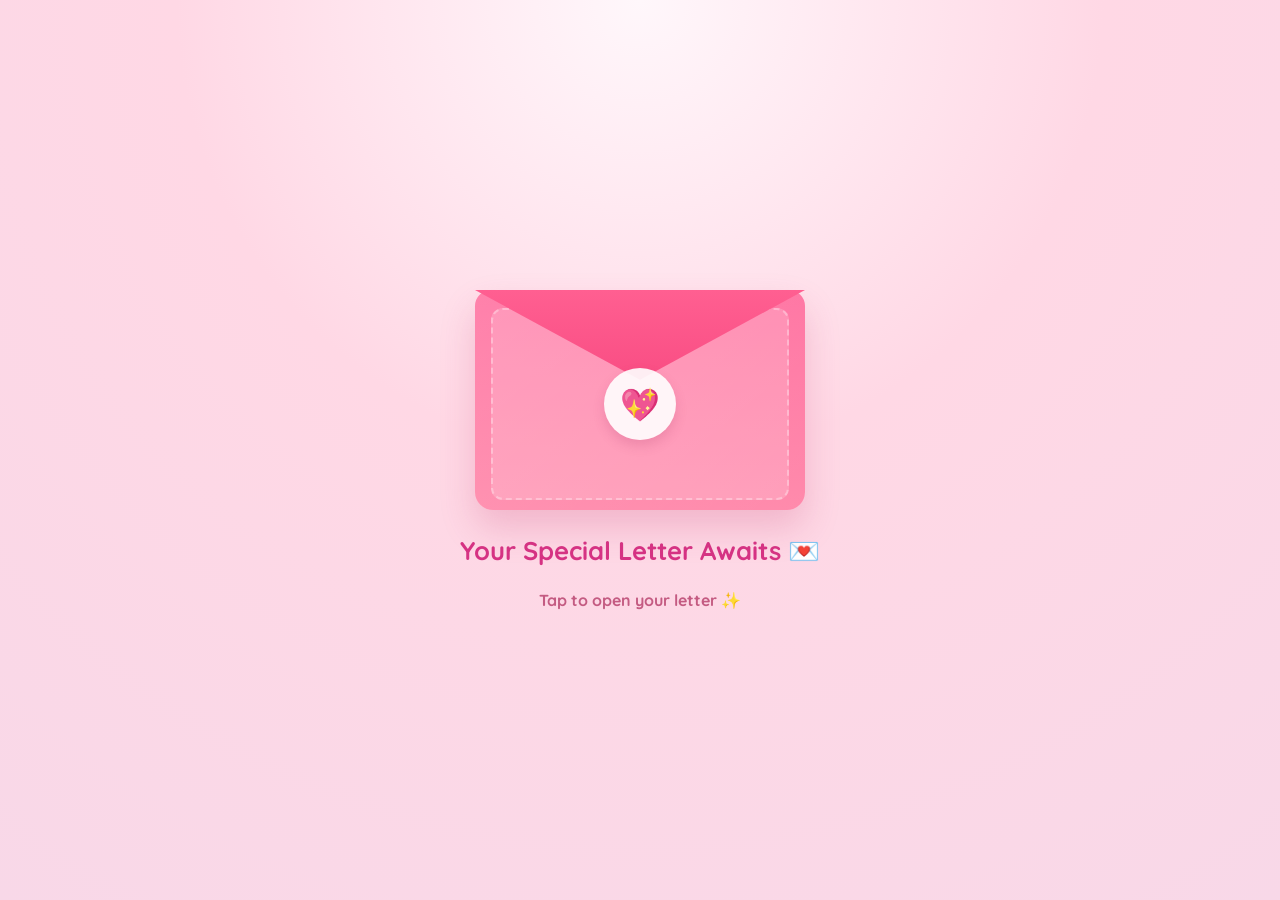
<file: Date Invitation Tahlia #1/HTML/index.html>
<!DOCTYPE html>
<html lang="en">
<head>
    <meta charset="UTF-8" />
    <meta name="viewport" content="width=device-width, initial-scale=1.0" />
    <title>Open Your Letter 💌</title>
    <link rel="stylesheet" href="../style.css" />
</head>
<body class="index-page">
    <main class="envelope-scene">
        <button class="envelope-button" type="button" aria-label="Open the invitation envelope">
            <span class="envelope-shell"></span>
            <span class="envelope-paper"></span>
            <span class="envelope-flap"></span>
            <span class="envelope-seal">💖</span>
        </button>
        <h1 class="envelope-label">Your Special Letter Awaits 💌</h1>
        <p class="envelope-prompt">Tap to open your letter ✨</p>
    </main>

    <script src="../script.js"></script>
</body>
</html>
</file>
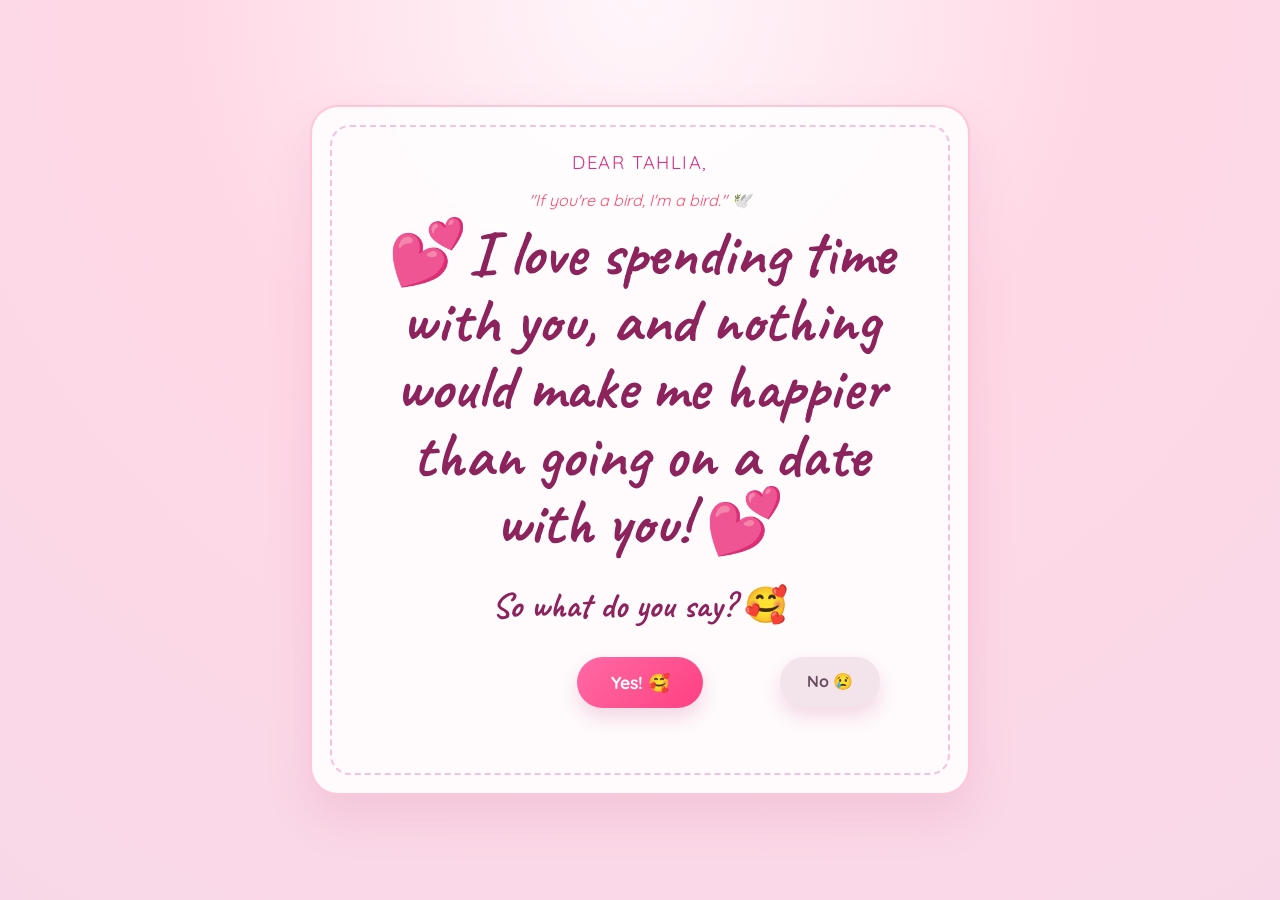
<file: Date Invitation Tahlia #1/HTML/letter.html>
<!DOCTYPE html>
<html lang="en">
<head>
    <meta charset="UTF-8" />
    <meta name="viewport" content="width=device-width, initial-scale=1.0" />
    <title>Will You Go On a Date With Me? 💕</title>
    <link rel="stylesheet" href="../style.css" />
</head>
<body class="letter-page" data-page="letter">
    <main class="letter-card">
<p class="letter-greeting">Dear Tahlia,</p>

<!-- Added a classic romantic quote right here -->
<p class="letter-quote" style="font-style: italic; text-align: center; color: #ff4d6d; margin: 10px 0;">
    "If you're a bird, I'm a bird." 🕊️
</p>

<h1 class="handwritten-message"> 💕I love spending time with you, and nothing would make me happier than going on a date with you! 💕</h1>
<h1 class="handwritten-message-2">So what do you say? 🥰</h1>


        <div class="button-stage">
            <button id="yesBtn" class="letter-button" type="button" onclick="sayYes()">Yes! 🥰</button>
            <button id="noBtn" class="letter-button" type="button" aria-label="No">No 😢</button>
        </div>
    </main>

    <script src="../script.js"></script>
</body>
</html>
</file>
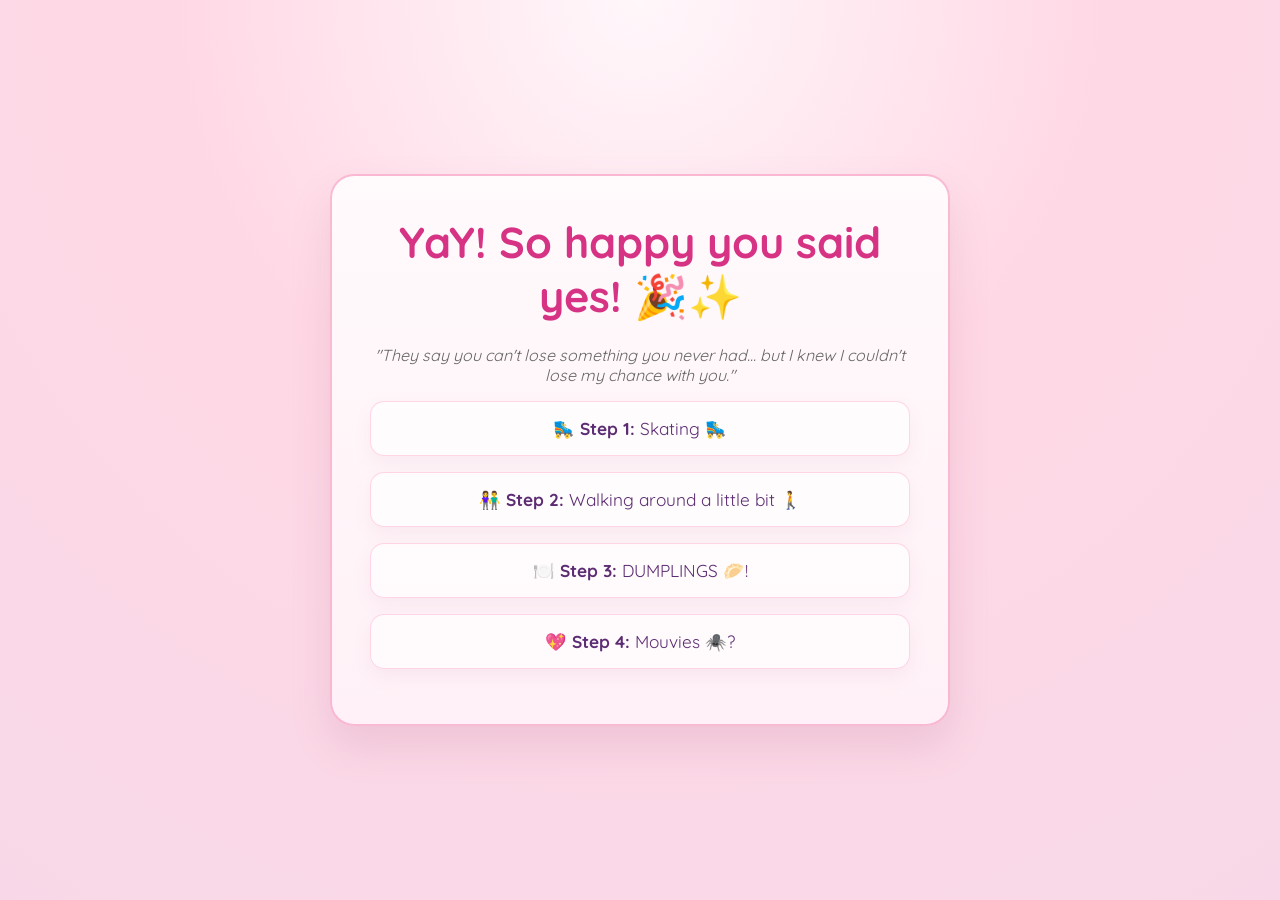
<file: Date Invitation Tahlia #1/HTML/plan.html>
<!DOCTYPE html>
<html lang="en">
<head>
    <meta charset="UTF-8" />
    <meta name="viewport" content="width=device-width, initial-scale=1.0" />
    <title>Our Date Plan 🎉</title>
    <link rel="stylesheet" href="../style.css" />
</head>
<body class="plan-page" data-page="plan">
    <main class="plan-card">
        <h1 class="plan-title">YaY! So happy you said yes! 🎉✨</h1>
        
        <!-- Added a playful subtitle here -->
        <p class="plan-subtitle" style="font-style: italic; text-align: center; color: #666; margin-bottom: 10px;">
            "They say you can't lose something you never had... but I knew I couldn't lose my chance with you." 
        </p>

        <div class="plan-step" style="--delay: 0;">🛼 <strong>Step 1:</strong> Skating 🛼</div>
        <div class="plan-step" style="--delay: 1;">👫 <strong>Step 2:</strong> Walking around a little bit 🚶 </div>
        <div class="plan-step" style="--delay: 2;">🍽️ <strong>Step 3:</strong> DUMPLINGS 🥟!</div>
        <div class="plan-step" style="--delay: 3;">💖 <strong>Step 4:</strong> Mouvies 🕷️?</div>
    </main>
</body>

</html>
</file>
<file: Date Invitation Tahlia #1/style.css>
@import url('https://fonts.googleapis.com/css2?family=Caveat:wght@600&family=Quicksand:wght@500;700&display=swap');

:root {
    --pink-1: #ffd8e5;
    --pink-2: #ff9eb8;
    --pink-3: #ff5f8f;
    --pink-4: #d63384;
    --rose: #ff4081;
    --lavender: #f9e7f2;
    --purple: #5d2d73;
    --text: #5c234a;
    --soft-white: #fff9fb;
    --shadow: rgba(90, 34, 64, 0.15);
}

* {
    box-sizing: border-box;
}

body {
    margin: 0;
    min-height: 100vh;
    display: grid;
    place-items: center;
    font-family: 'Quicksand', sans-serif;
    background: radial-gradient(circle at top, #fff7fb 0%, var(--pink-1) 42%, #f8d8e8 100%);
    color: var(--text);
}

button {
    font-family: 'Quicksand', sans-serif;
}

/* Index page */
.index-page {
    overflow: hidden;
}

.envelope-scene {
    display: grid;
    place-items: center;
    gap: 1.5rem;
    text-align: center;
}

.envelope-button {
    position: relative;
    width: min(78vw, 330px);
    height: min(53vw, 220px);
    border: none;
    background: transparent;
    cursor: pointer;
    padding: 0;
    transition: transform 0.25s ease;
}

.envelope-button:hover {
    transform: translateY(-4px) scale(1.01);
}

.envelope-shell {
    position: absolute;
    inset: 0;
    border-radius: 16px 16px 18px 18px;
    background: linear-gradient(180deg, #ff6f9f 0%, #ff88aa 100%);
    box-shadow: 0 18px 35px rgba(198, 61, 111, 0.22);
    overflow: hidden;
}

.envelope-shell::before {
    content: "";
    position: absolute;
    inset: 0;
    background: linear-gradient(135deg, rgba(255,255,255,0.12), rgba(255,255,255,0.02));
}

.envelope-paper {
    position: absolute;
    inset: 18px 16px 10px;
    background: rgba(255, 255, 255, 0.18);
    border: 2px dashed rgba(255, 255, 255, 0.32);
    border-radius: 12px;
    z-index: 1;
}

.envelope-flap {
    position: absolute;
    inset: 0 0 auto 0;
    height: 60%;
    background: linear-gradient(180deg, #ff5f91, #f6457d);
    clip-path: polygon(0 0, 100% 0, 50% 68%);
    transform-origin: top center;
    transition: transform 0.9s cubic-bezier(0.22, 1, 0.36, 1);
    z-index: 3;
}

.envelope-button.open .envelope-flap {
    transform: rotateX(180deg);
}

.envelope-button.open {
    animation: envelopePulse 0.7s ease;
}

.envelope-seal {
    position: absolute;
    left: 50%;
    top: 52%;
    transform: translate(-50%, -50%);
    width: 72px;
    height: 72px;
    display: grid;
    place-items: center;
    background: rgba(255, 255, 255, 0.9);
    border-radius: 50%;
    box-shadow: 0 6px 12px rgba(158, 42, 92, 0.18);
    font-size: 2rem;
    z-index: 4;
    animation: heartbeat 1.5s ease-in-out infinite;
}

.envelope-label {
    margin: 0;
    font-size: clamp(1.35rem, 2vw, 1.9rem);
    color: var(--pink-4);
    font-weight: 700;
}

.envelope-prompt {
    margin: 0;
    color: #c45b82;
    font-weight: 700;
    animation: floatText 1s ease-in-out infinite alternate;
}

/* Letter page */
.letter-page {
    padding: 2rem 1rem;
}

.letter-card {
    position: relative;
    width: min(92vw, 660px);
    background: rgba(255, 255, 255, 0.86);
    border: 2px solid rgba(255, 154, 186, 0.55);
    border-radius: 28px;
    box-shadow: 0 22px 45px rgba(196, 100, 149, 0.16);
    padding: clamp(1.5rem, 4vw, 2.75rem);
    text-align: center;
    backdrop-filter: blur(4px);
    animation: popIn 0.8s cubic-bezier(0.18, 0.89, 0.32, 1.2);
}

.letter-card::before {
    content: "";
    position: absolute;
    inset: 18px;
    border: 2px dashed rgba(214, 51, 132, 0.28);
    border-radius: 20px;
    pointer-events: none;
}

.letter-greeting {
    margin: 0 0 1rem;
    color: var(--pink-4);
    font-size: clamp(1rem, 2vw, 1.15rem);
    letter-spacing: 0.08em;
    text-transform: uppercase;
}

.handwritten-message {
    position: relative;
    z-index: 1;
    margin: 0 auto 2rem;
    max-width: 560px;
    font-family: 'Caveat', cursive;
    font-size: clamp(2.2rem, 5vw, 4rem);
    line-height: 1.05;
    color: #8d235d;
    text-shadow: 0 2px 0 rgba(255,255,255,0.6);
}

.handwritten-message-2 {
    position: relative;
    z-index: 1;
    margin: 0 auto 2rem;
    max-width: 560px;
    font-family: 'Caveat', cursive;
    font-size: clamp(1.4rem, 2.8vw, 2.2rem);
    line-height: 1.05;
    color: #8d235d;
    text-shadow: 0 2px 0 rgba(255,255,255,0.6);
}


.button-stage {
    position: relative;
    width: min(100%, 480px);
    min-height: 92px;
    margin: 0 auto;
    z-index: 1;
}

.letter-button {
    border: none;
    border-radius: 999px;
    cursor: pointer;
    font-weight: 700;
    box-shadow: 0 10px 18px rgba(186, 67, 120, 0.18);
    transition: transform 0.18s ease, box-shadow 0.18s ease, font-size 0.18s ease, padding 0.18s ease;
}

#yesBtn {
    position: relative;
    left: 0;
    padding: 0.9rem 2.1rem;
    background: linear-gradient(135deg, #ff6aa5, var(--rose));
    color: white;
    font-size: 1.1rem;
}

#yesBtn:hover {
    transform: scale(1.08);
    box-shadow: 0 14px 22px rgba(255, 64, 129, 0.3);
}

#noBtn {
    position: absolute;
    right: 0;
    top: 0;
    background: #f3e3eb;
    color: #664b5d;
    padding: 0.9rem 1.7rem;
    font-size: 1rem;
}

#noBtn:hover {
    transform: scale(1.02);
}

/* Plan page */
.plan-page {
    padding: 2rem 1rem;
}

.plan-card {
    width: min(92vw, 620px);
    background: linear-gradient(180deg, #fffafc 0%, #fff1f7 100%);
    border: 2px solid rgba(243, 126, 174, 0.5);
    border-radius: 24px;
    box-shadow: 0 20px 40px rgba(170, 87, 126, 0.16);
    padding: clamp(1.5rem, 3vw, 2.4rem);
    text-align: center;
    animation: popIn 0.8s cubic-bezier(0.18, 0.89, 0.32, 1.2);
}

.plan-title {
    margin: 0 0 1.4rem;
    color: var(--pink-4);
    font-size: clamp(2rem, 4vw, 2.7rem);
}

.plan-step {
    margin: 1rem 0;
    padding: 1rem 1.1rem;
    border-radius: 14px;
    background: rgba(255, 255, 255, 0.68);
    border: 1px solid rgba(255, 160, 197, 0.42);
    color: var(--purple);
    font-size: 1.08rem;
    opacity: 0;
    transform: translateY(22px);
    animation: slideUp 0.8s ease forwards;
    animation-delay: calc(var(--delay) * 0.45s + 0.35s);
    box-shadow: 0 8px 18px rgba(174, 102, 144, 0.08);
}

/* Animations */
@keyframes heartbeat {
    0%, 100% { transform: translate(-50%, -50%) scale(1); }
    50% { transform: translate(-50%, -50%) scale(1.12); }
}

@keyframes floatText {
    from { transform: translateY(0); }
    to { transform: translateY(-7px); }
}

@keyframes popIn {
    0% { opacity: 0; transform: scale(0.86); }
    100% { opacity: 1; transform: scale(1); }
}

@keyframes envelopePulse {
    0% { transform: scale(1); }
    35% { transform: scale(1.04); }
    100% { transform: scale(1); }
}

@keyframes slideUp {
    0% {
        opacity: 0;
        transform: translateY(22px);
    }
    100% {
        opacity: 1;
        transform: translateY(0);
    }
}

@media (max-width: 520px) {
    .button-stage {
        min-height: 150px;
    }

    #yesBtn,
    #noBtn {
        position: static;
        display: inline-flex;
        margin: 0.4rem;
    }

    .button-stage {
        display: flex;
        flex-wrap: wrap;
        justify-content: center;
        align-items: center;
    }
}
</file>
